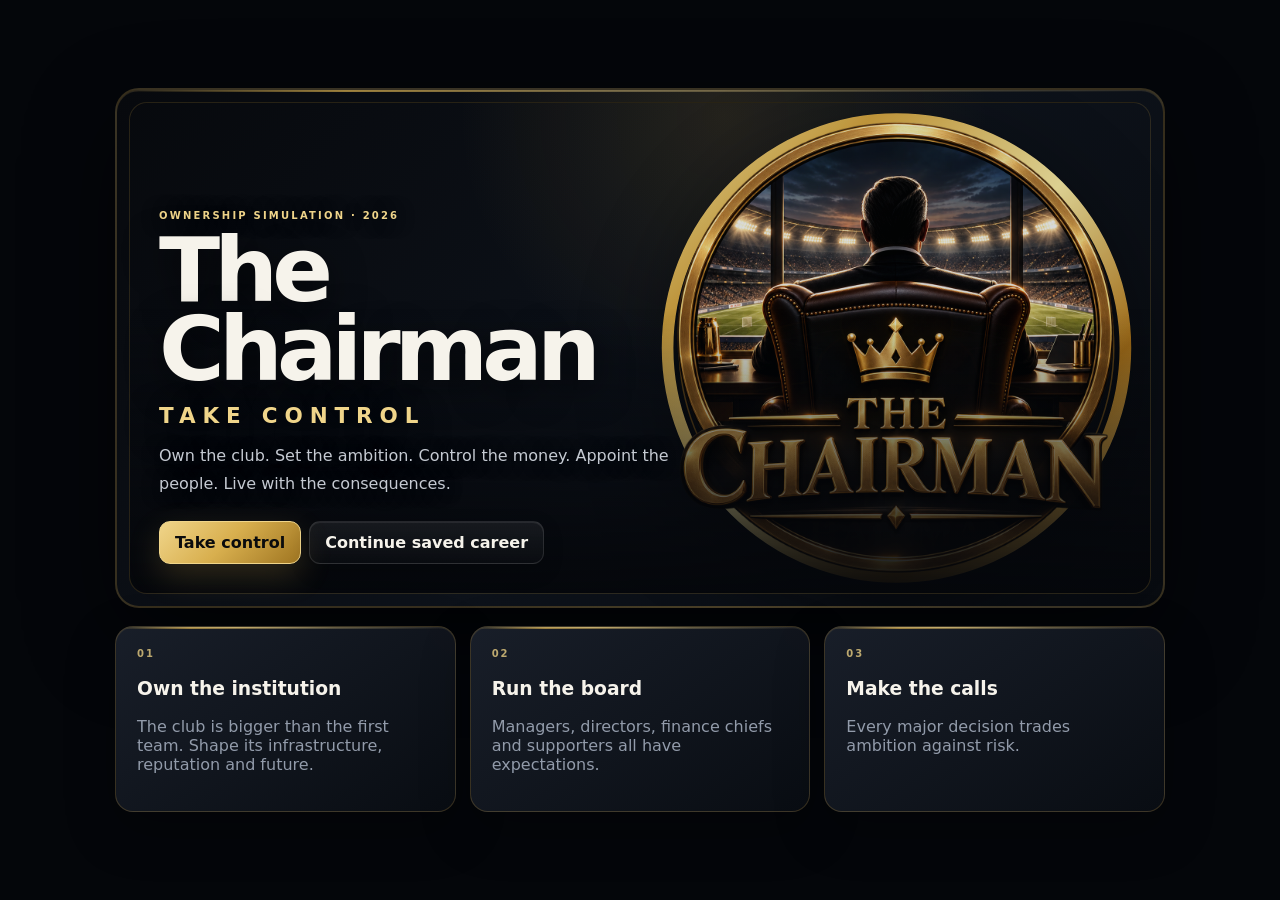
<file: index.html>
<!doctype html>
<html lang="en">
<head>
  <meta charset="utf-8">
  <meta name="viewport" content="width=device-width, initial-scale=1">
  <meta name="theme-color" content="#080b11">
  <meta name="description" content="The Chairman — own the club. Run the club. Live with the consequences.">
  <title>The Chairman</title>
  <link rel="stylesheet" href="css/theme.css?v=7">
  <link rel="stylesheet" href="css/layout.css?v=104">
  <link rel="stylesheet" href="css/components.css?v=107">
  <link rel="stylesheet" href="css/responsive.css?v=104">
  <link rel="stylesheet" href="css/branding.css?v=5">
  <link rel="stylesheet" href="css/staff-controls.css?v=99"></head>
<body>
  <div id="app"></div>
  <script src="js/boot.js?v=109"></script>
  <script src="js/staff-controls-v2.js?v=102"></script>
  <script src="js/squad-table.js?v=100"></script>
  <script type="module" src="js/modal-freeze.js?v=99"></script>
</body>
</html>
</file>
<file: css/theme.css>
:root {
  --bg:#06080c;
  --bg-2:#0a0e14;
  --panel:rgba(15,20,29,.94);
  --panel-2:rgba(21,28,39,.96);
  --panel-3:rgba(255,255,255,.035);
  --line:rgba(255,255,255,.085);
  --line-strong:rgba(216,175,78,.34);
  --line-bright:rgba(240,213,138,.58);
  --text:#f6f3eb;
  --muted:#929baa;
  --gold:#d8af4e;
  --gold-soft:#f0d58a;
  --green:#52c58c;
  --red:#ef7373;
  --blue:#75a8ff;
  --shadow:0 24px 70px rgba(0,0,0,.42);
  --shadow-soft:0 12px 34px rgba(0,0,0,.26);
  --radius:18px;
  --radius-sm:12px;
  --font:Inter,ui-sans-serif,system-ui,-apple-system,BlinkMacSystemFont,"Segoe UI",sans-serif;
}
*{box-sizing:border-box}
html,body{margin:0;min-height:100%;background:var(--bg);color:var(--text);font-family:var(--font)}
body{
  background:
    radial-gradient(circle at 82% -8%,rgba(216,175,78,.095),transparent 28%),
    radial-gradient(circle at 10% 28%,rgba(117,168,255,.035),transparent 25%),
    linear-gradient(180deg,#06080c 0%,#090d13 52%,#05070a 100%);
}
body::before{content:"";position:fixed;inset:0;pointer-events:none;opacity:.22;background-image:linear-gradient(rgba(255,255,255,.018) 1px,transparent 1px),linear-gradient(90deg,rgba(255,255,255,.012) 1px,transparent 1px);background-size:56px 56px;mask-image:linear-gradient(to bottom,black,transparent 80%);z-index:-1}
button,input,select{font:inherit}
button{cursor:pointer}
a{color:inherit;text-decoration:none}
::selection{background:rgba(216,175,78,.25)}
.gold{color:var(--gold-soft)}
.green{color:var(--green)}
.red{color:var(--red)}
.muted{color:var(--muted)}


/* CHAIRMAN SCROLLBAR SYSTEM */
html{
  scrollbar-width:thin;
  scrollbar-color:#9f7521 #080b10;
}
*{
  scrollbar-width:thin;
  scrollbar-color:#9f7521 #080b10;
}
*::-webkit-scrollbar{
  width:10px;
  height:10px;
}
*::-webkit-scrollbar-track{
  background:#080b10;
}
*::-webkit-scrollbar-thumb{
  background:linear-gradient(180deg,#f0d58a 0%,#d8af4e 45%,#8f681d 100%);
  border:2px solid #080b10;
  border-radius:999px;
}
*::-webkit-scrollbar-thumb:hover{
  background:linear-gradient(180deg,#ffe7a7 0%,#e4bd5c 48%,#a97824 100%);
}
*::-webkit-scrollbar-corner{
  background:#080b10;
}

/* MATCHDAY LAYER — ALWAYS ABOVE THE GAME SHELL */
#prematch-gate,
#matchday-fix-overlay{
  position:fixed!important;
  inset:0!important;
  z-index:2147483000!important;
  isolation:isolate;
}
#prematch-gate .prematch-backdrop{
  z-index:1!important;
}
#prematch-gate .prematch-panel{
  position:relative;
  z-index:2!important;
}
#matchday-fix-overlay > div{
  z-index:1!important;
}
body.matchday-open{
  overflow:hidden;
}
</file>
<file: css/layout.css>
.shell{min-height:100vh;display:grid;grid-template-columns:258px 1fr}
.sidebar{position:sticky;top:0;height:100vh;border-right:1px solid var(--line);background:linear-gradient(180deg,rgba(8,11,16,.98),rgba(5,7,11,.98));padding:22px 14px;display:flex;flex-direction:column;z-index:10;box-shadow:12px 0 40px rgba(0,0,0,.12)}
.brand{display:flex;gap:12px;align-items:center;padding:4px 9px 26px;border-bottom:1px solid rgba(255,255,255,.055);margin-bottom:16px}
.brand-mark{width:46px;height:46px}
.brand strong{display:block;letter-spacing:.16em;font-size:12px;text-transform:uppercase}
.brand span{display:block;margin-top:4px;color:var(--muted);font-size:9px;letter-spacing:.13em;text-transform:uppercase}
.nav{display:grid;gap:5px;overflow:auto}
.nav button{position:relative;width:100%;text-align:left;border:1px solid transparent;background:transparent;color:var(--muted);padding:12px 12px;border-radius:12px;display:flex;align-items:center;gap:11px;transition:background .18s ease,color .18s ease,border-color .18s ease,transform .18s ease}
.nav button span:first-child{width:22px;text-align:center;font-size:16px;color:#747d8b}
.nav button:hover{color:var(--text);background:rgba(255,255,255,.035);border-color:rgba(255,255,255,.055);transform:translateX(2px)}
.nav button.active{color:var(--text);background:linear-gradient(90deg,rgba(216,175,78,.13),rgba(216,175,78,.035));border-color:rgba(216,175,78,.18);box-shadow:inset 3px 0 0 var(--gold),0 8px 24px rgba(0,0,0,.14)}
.nav button.active span:first-child{color:var(--gold-soft)}
.sidebar-footer{margin-top:auto;padding:16px 9px 4px;border-top:1px solid rgba(255,255,255,.055);color:var(--muted);font-size:10px;line-height:1.6;letter-spacing:.02em}
.main{min-width:0}
.topbar{min-height:74px;border-bottom:1px solid var(--line);display:flex;align-items:center;justify-content:space-between;padding:0 32px;background:rgba(7,9,13,.78);backdrop-filter:blur(20px);position:sticky;top:0;z-index:8;box-shadow:0 8px 28px rgba(0,0,0,.12)}
.topbar-title{font-size:11px;font-weight:800;letter-spacing:.18em;text-transform:uppercase;color:#aeb5c0}
.topbar-title::before{content:"";display:inline-block;width:6px;height:6px;border-radius:50%;background:var(--gold);box-shadow:0 0 12px rgba(216,175,78,.55);margin:0 9px 1px 0}
.topbar .actions{align-items:center}
.content{max-width:1540px;margin:0 auto;padding:34px 34px 56px}
.grid{display:grid;gap:18px}
.grid-2{grid-template-columns:repeat(2,minmax(0,1fr))}
.grid-3{grid-template-columns:repeat(3,minmax(0,1fr))}
.grid-4{grid-template-columns:repeat(4,minmax(0,1fr))}
.page-head{display:flex;justify-content:space-between;gap:24px;align-items:flex-end;margin-bottom:22px}
.page-head h1{margin:0;font-size:clamp(28px,3vw,44px);letter-spacing:-.045em;line-height:1.02}
.page-head p{margin:7px 0 0;color:var(--muted);line-height:1.55;max-width:700px}
@media(max-width:1100px){.shell{grid-template-columns:82px 1fr}.brand div:not(.brand-mark),.nav button span:last-child,.sidebar-footer{display:none}.brand{justify-content:center;padding-bottom:20px}.nav button{justify-content:center}.content{padding:28px}}

/* Full-game executive framing */
.main{background:linear-gradient(90deg,rgba(216,175,78,.02),transparent 16%,transparent 84%,rgba(216,175,78,.02)),radial-gradient(circle at 50% 0,rgba(216,175,78,.06),transparent 34%)}
.topbar{border-bottom-color:rgba(216,175,78,.24);background:linear-gradient(180deg,rgba(9,12,18,.96),rgba(7,9,13,.84))}
.topbar::after{content:"";position:absolute;left:0;right:0;bottom:-1px;height:1px;background:linear-gradient(90deg,transparent 3%,rgba(216,175,78,.48),transparent 97%);opacity:.7}
.topbar .btn-primary{min-width:150px;text-transform:uppercase;letter-spacing:.08em;font-size:10px}
.sidebar{border-right-color:rgba(216,175,78,.22);background:radial-gradient(circle at 50% 0,rgba(216,175,78,.12),transparent 24%),linear-gradient(180deg,#090c12,#05070b 75%)}
.brand{border-bottom-color:rgba(216,175,78,.22);position:relative}.brand::after{content:"";position:absolute;left:9px;right:9px;bottom:-1px;height:2px;background:linear-gradient(90deg,var(--gold),transparent);opacity:.7}
.nav{padding-top:4px}.nav button{min-height:46px;border-radius:10px}.nav button span:first-child{transition:transform .2s ease,color .2s ease,filter .2s ease}.nav button:hover span:first-child{transform:scale(1.12);color:var(--gold-soft)}
.nav button.active{background:linear-gradient(90deg,rgba(216,175,78,.2),rgba(216,175,78,.045)),linear-gradient(180deg,rgba(255,255,255,.025),transparent);border-color:rgba(216,175,78,.3);box-shadow:inset 3px 0 0 var(--gold),0 10px 30px rgba(0,0,0,.28),inset 0 1px 0 rgba(240,213,138,.12)}
.sidebar-footer{border-top-color:rgba(216,175,78,.2)}
@media(prefers-reduced-motion:reduce){.nav button span:first-child{transition:none}}

/* MAJOR FOOTBALL UI OVERHAUL */
.sidebar{width:auto;isolation:isolate}.sidebar::before{content:"";position:absolute;inset:0;background:linear-gradient(180deg,rgba(216,175,78,.08),transparent 24%,rgba(216,175,78,.025) 72%,transparent);pointer-events:none;z-index:-1}
.nav button{overflow:hidden;min-height:52px;border:1px solid rgba(255,255,255,.045);background:linear-gradient(90deg,rgba(255,255,255,.018),transparent);box-shadow:inset 0 1px 0 rgba(255,255,255,.025)}
.nav button::before{content:"";position:absolute;left:-110%;top:0;width:80%;height:100%;background:linear-gradient(90deg,transparent,rgba(240,213,138,.18),transparent);transform:skewX(-20deg);transition:left .42s ease;pointer-events:none}
.nav button:hover::before,.nav button:focus-visible::before{left:130%}.nav button:active{transform:scale(.96) translateX(3px);box-shadow:inset 0 0 24px rgba(216,175,78,.14)}
.nav button span:first-child{width:34px;height:34px;display:grid;place-items:center;border:1px solid rgba(216,175,78,.12);border-radius:10px;background:rgba(216,175,78,.035);color:#8f7848;box-shadow:inset 0 0 14px rgba(216,175,78,.03)}
.nav button:hover span:first-child,.nav button.active span:first-child{border-color:rgba(240,213,138,.55);background:linear-gradient(145deg,rgba(216,175,78,.22),rgba(216,175,78,.05));color:var(--gold-soft);box-shadow:0 0 20px rgba(216,175,78,.14),inset 0 0 14px rgba(216,175,78,.1)}
.nav button.active{transform:translateX(5px);border-color:rgba(216,175,78,.4);box-shadow:inset 4px 0 0 var(--gold),0 0 28px rgba(216,175,78,.1),inset 0 1px 0 rgba(240,213,138,.12)}
.nav button.active::before{left:130%;animation:navSweep 2.8s ease-in-out infinite}@keyframes navSweep{0%,55%{left:-110%}75%,100%{left:130%}}
.topbar .btn-primary{position:relative}.topbar .btn-primary::before{content:"";position:absolute;inset:-1px;border-radius:inherit;border:1px solid rgba(255,255,255,.25);animation:actionPulse 2.4s ease-in-out infinite}@keyframes actionPulse{0%,100%{opacity:.15;transform:scale(1)}50%{opacity:.7;transform:scale(1.035)}}
.content{transition:opacity .2s ease,transform .2s ease}.page-head h1{font-size:clamp(34px,4vw,58px)}
@media(max-width:1100px){.nav button.active{transform:none}}


/* CHAIRMAN EXECUTIVE SHELL — GAMEWIDE */
body{background:#04060a}
.sidebar{box-shadow:18px 0 55px rgba(0,0,0,.30),inset -1px 0 0 rgba(240,213,138,.04)}
.brand-mark{filter:drop-shadow(0 0 18px rgba(216,175,78,.12))}
.topbar{min-height:82px;padding:0 34px}
.topbar-title{font-size:12px;color:#d3d7dd}
.content{padding:40px 38px 70px}
.main{position:relative}
.main::before{
  content:"";position:fixed;inset:82px 0 0 258px;pointer-events:none;
  background:radial-gradient(circle at 78% 10%,rgba(216,175,78,.07),transparent 24%),linear-gradient(120deg,transparent 0 48%,rgba(255,255,255,.012) 49%,transparent 50%);
  z-index:0;
}
.content,.topbar{position:relative;z-index:1}
.nav{scrollbar-width:none}.nav::-webkit-scrollbar{display:none}
@media(max-width:1100px){.main::before{left:82px}.content{padding:30px 26px 58px}}
@media(max-width:560px){.topbar{min-height:68px;padding:0 14px}.topbar-title{max-width:48%;overflow:hidden;text-overflow:ellipsis;white-space:nowrap}.content{padding:22px 14px 44px}}


/* STADIUM MASTER BACKDROP — FIXED BEHIND THE UI */
.main{isolation:isolate}
.main:has(.facilities-page)::after{
  content:"";
  position:fixed;
  top:0;
  right:0;
  bottom:0;
  left:258px;
  pointer-events:none;
  z-index:-1;
  background:
    linear-gradient(90deg,rgba(3,5,8,.86) 0%,rgba(3,5,8,.48) 28%,rgba(3,5,8,.24) 68%,rgba(3,5,8,.42) 100%),
    linear-gradient(180deg,rgba(3,5,8,.18) 0%,rgba(3,5,8,.28) 58%,rgba(3,5,8,.68) 100%),
    url("../assets/stadium/crown-arena-background.png") center center / cover no-repeat;
  filter:saturate(.88) contrast(1.04);
  transform:translateZ(0);
}
.main:has(.facilities-page) .content{
  background:linear-gradient(180deg,rgba(4,6,10,.08),rgba(4,6,10,.16));
}
.main:has(.facilities-page) .stadium-page-head,
.main:has(.facilities-page) .stadium-command,
.main:has(.facilities-page) .stadium-lower-grid,
.main:has(.facilities-page) .stadium-concessions{
  position:relative;
  z-index:2;
}
@media(max-width:1100px){
  .main:has(.facilities-page)::after{left:82px}
}
@media(max-width:560px){
  .main:has(.facilities-page)::after{left:0}
}




/* PAGE-SPECIFIC VISUAL ENVIRONMENTS */
.main{position:relative;isolation:isolate;overflow:hidden}
.main::after{content:"";position:fixed;top:0;right:0;bottom:0;left:258px;pointer-events:none;z-index:-1;background-position:center;background-size:cover;background-repeat:no-repeat;filter:saturate(.9) contrast(1.04);transform:translateZ(0);opacity:.9}
.main::before{z-index:0}
.main-hq::after{background-image:linear-gradient(90deg,rgba(3,5,8,.88) 0%,rgba(3,5,8,.5) 32%,rgba(3,5,8,.28) 72%,rgba(3,5,8,.48) 100%),linear-gradient(180deg,rgba(3,5,8,.2),rgba(3,5,8,.62)),url("../assets/backgrounds/chairman-hq/chairman-hq-background.png")}
.main-club::after{background-image:linear-gradient(90deg,rgba(3,5,8,.88) 0%,rgba(3,5,8,.5) 32%,rgba(3,5,8,.28) 72%,rgba(3,5,8,.48) 100%),linear-gradient(180deg,rgba(3,5,8,.2),rgba(3,5,8,.62)),url("../assets/backgrounds/club-charter/club-background.png")}
.main-board::after{background-image:linear-gradient(90deg,rgba(3,5,8,.88) 0%,rgba(3,5,8,.48) 32%,rgba(3,5,8,.24) 72%,rgba(3,5,8,.48) 100%),linear-gradient(180deg,rgba(3,5,8,.18),rgba(3,5,8,.62)),url("../assets/backgrounds/boardroom/boardroom-background.png")}
.main-finance::after{background-image:linear-gradient(90deg,rgba(3,5,8,.88) 0%,rgba(3,5,8,.5) 32%,rgba(3,5,8,.26) 72%,rgba(3,5,8,.48) 100%),linear-gradient(180deg,rgba(3,5,8,.2),rgba(3,5,8,.62)),url("../assets/backgrounds/finances/finances-background.png")}
.main-transfers::after{background-image:linear-gradient(90deg,rgba(3,5,8,.88) 0%,rgba(3,5,8,.5) 32%,rgba(3,5,8,.26) 72%,rgba(3,5,8,.48) 100%),linear-gradient(180deg,rgba(3,5,8,.2),rgba(3,5,8,.62)),url("../assets/backgrounds/transfers/transfers-background.png")}
.main-squad::after{background-image:linear-gradient(90deg,rgba(3,5,8,.88) 0%,rgba(3,5,8,.5) 32%,rgba(3,5,8,.26) 72%,rgba(3,5,8,.48) 100%),linear-gradient(180deg,rgba(3,5,8,.2),rgba(3,5,8,.62)),url("../assets/backgrounds/squad/squad-background.png")}
.main-facilities::after{background-image:linear-gradient(90deg,rgba(3,5,8,.86) 0%,rgba(3,5,8,.48) 28%,rgba(3,5,8,.24) 68%,rgba(3,5,8,.42) 100%),linear-gradient(180deg,rgba(3,5,8,.18),rgba(3,5,8,.68)),url("../assets/stadium/crown-arena-background.png")}
.main-staff::after{background-image:linear-gradient(90deg,rgba(3,5,8,.88) 0%,rgba(3,5,8,.5) 32%,rgba(3,5,8,.26) 72%,rgba(3,5,8,.48) 100%),linear-gradient(180deg,rgba(3,5,8,.2),rgba(3,5,8,.62)),url("../assets/backgrounds/staff/staff-background.png")}
.main-inbox::after{background-image:linear-gradient(90deg,rgba(3,5,8,.88) 0%,rgba(3,5,8,.5) 32%,rgba(3,5,8,.26) 72%,rgba(3,5,8,.48) 100%),linear-gradient(180deg,rgba(3,5,8,.2),rgba(3,5,8,.62)),url("../assets/backgrounds/inbox/inbox-background.png")}
.main-hq .content,.main-club .content,.main-board .content,.main-finance .content,.main-transfers .content,.main-squad .content,.main-facilities .content,.main-staff .content,.main-inbox .content{background:linear-gradient(180deg,rgba(4,6,10,.04),rgba(4,6,10,.14))}
@media(max-width:1100px){.main::after{left:82px}}
@media(max-width:560px){.main::after{left:0}}

/* FACILITIES FOUNDATION */
.facilities-page{position:relative;z-index:2}
.facilities-page-head{position:relative;z-index:2}
.facilities-hero{display:grid;grid-template-columns:minmax(0,1.35fr) minmax(320px,.65fr);gap:24px;align-items:stretch;margin-bottom:20px;padding:30px;border:1px solid rgba(216,175,78,.28);border-radius:20px;background:linear-gradient(135deg,rgba(12,16,23,.92),rgba(5,8,13,.78)),radial-gradient(circle at 90% 0,rgba(216,175,78,.16),transparent 38%);box-shadow:0 24px 70px rgba(0,0,0,.42),inset 0 1px 0 rgba(240,213,138,.1)}
.facilities-hero h2{margin:7px 0 8px;font-size:clamp(28px,4vw,46px);letter-spacing:-.045em;max-width:760px}
.facilities-hero p{margin:0;color:#aeb5c0;line-height:1.65;max-width:760px}
.facilities-hero-stats{display:grid;grid-template-columns:repeat(3,1fr);gap:10px;align-self:stretch}
.facilities-hero-stats>div{display:flex;flex-direction:column;justify-content:center;padding:16px;border:1px solid rgba(216,175,78,.16);border-radius:14px;background:rgba(216,175,78,.045);text-align:center}
.facilities-hero-stats span,.facilities-hero-stats small{color:#8f98a6;font-size:9px;text-transform:uppercase;letter-spacing:.12em}.facilities-hero-stats strong{margin:8px 0;font-size:25px;color:#fff}
.facilities-grid{display:grid;grid-template-columns:repeat(4,minmax(0,1fr));gap:18px}
.facility-card{display:flex;min-height:270px;flex-direction:column;text-align:left;color:inherit;cursor:pointer;padding:22px!important;transition:transform .22s ease,border-color .22s ease,box-shadow .22s ease}
.facility-card:hover{transform:translateY(-7px);border-color:rgba(240,213,138,.5)!important;box-shadow:0 28px 65px rgba(0,0,0,.48),0 0 36px rgba(216,175,78,.1)}
.facility-card-top{display:flex;justify-content:space-between;align-items:center;margin-bottom:30px}.facility-icon{width:54px;height:54px;display:grid;place-items:center;border:1px solid rgba(216,175,78,.3);border-radius:15px;background:linear-gradient(145deg,rgba(216,175,78,.16),rgba(216,175,78,.035));color:var(--gold-soft);font-size:22px;box-shadow:inset 0 1px 0 rgba(255,255,255,.08)}
.facility-card h2{margin:7px 0 8px;font-size:21px}.facility-card p{margin:0;color:#8f98a6;font-size:11px;line-height:1.6;min-height:54px}.facility-card-meta{display:flex;flex-direction:column;gap:5px;margin-top:auto;padding-top:18px;border-top:1px solid rgba(216,175,78,.14)}.facility-card-meta strong{color:#fff;font-size:14px}.facility-card-meta span{color:#8f98a6;font-size:9px;text-transform:uppercase;letter-spacing:.1em}
.facilities-note{margin-top:18px}
@media(max-width:1100px){.facilities-grid{grid-template-columns:repeat(2,minmax(0,1fr))}.facilities-hero{grid-template-columns:1fr}.facilities-hero-stats{min-height:120px}}
@media(max-width:560px){.facilities-grid{grid-template-columns:1fr}.facilities-hero{padding:20px}.facilities-hero-stats{grid-template-columns:1fr}.facility-card{min-height:240px}}


/* FACILITIES MANAGEMENT */
.facility-effect{display:flex;justify-content:space-between;align-items:center;margin-top:12px;padding-top:10px;border-top:1px solid rgba(216,175,78,.12);font-size:9px;color:#87909c;text-transform:uppercase;letter-spacing:.08em}
.facility-effect b{color:var(--gold-soft);font-size:12px}
.facility-management-head{display:grid;grid-template-columns:repeat(3,1fr);gap:10px}
.facility-management-head>div{padding:14px;border:1px solid rgba(216,175,78,.16);border-radius:12px;background:rgba(216,175,78,.035)}
.facility-management-head strong{display:block;margin-top:6px;font-size:20px;color:#fff}
.facility-management-actions{display:grid;grid-template-columns:1fr 1fr;gap:12px;margin-top:14px}
.facility-management-actions h3{margin:7px 0 4px;color:#fff}
.facility-management-actions .btn{width:100%;margin-top:10px}
@media(max-width:600px){.facility-management-head,.facility-management-actions{grid-template-columns:1fr}}

.stadium-catalogue-card{display:flex;flex-direction:column;overflow:hidden;border:1px solid var(--line);background:linear-gradient(145deg,rgba(20,25,34,.96),rgba(9,12,17,.96));border-radius:14px}
.stadium-catalogue-card.is-owned{border-color:rgba(214,170,66,.75);box-shadow:0 0 0 1px rgba(214,170,66,.18)}
.stadium-art-placeholder{min-height:170px;display:flex;flex-direction:column;justify-content:flex-end;padding:18px;background:linear-gradient(180deg,rgba(0,0,0,.04),rgba(0,0,0,.78)),radial-gradient(circle at 50% 30%,rgba(214,170,66,.18),transparent 48%),#111721}
.stadium-art-placeholder span{font-size:10px;letter-spacing:.16em;color:var(--gold)}
.stadium-art-placeholder strong{font-size:24px;margin-top:5px}
.stadium-art-placeholder small{color:var(--muted);margin-top:4px}
.stadium-catalogue-body{padding:16px}
.stadium-catalogue-top{display:flex;justify-content:space-between;gap:8px;flex-wrap:wrap}
.stadium-catalogue-body h3{font-size:21px;margin:12px 0 5px}
.stadium-catalogue-body p{min-height:44px}
.stadium-catalogue-stats{display:grid;grid-template-columns:1fr 1fr;gap:8px;margin-top:12px}
.stadium-catalogue-stats span{padding:9px;border:1px solid var(--line);border-radius:8px;color:var(--muted);font-size:11px}
.stadium-catalogue-stats b{display:block;color:var(--text);font-size:12px;margin-top:3px}
.stadium-tier-section{margin-top:24px}
.stadium-catalogue-grid{display:grid;grid-template-columns:repeat(3,minmax(0,1fr));gap:14px;margin-top:12px}
@media(max-width:1050px){.stadium-catalogue-grid{grid-template-columns:repeat(2,minmax(0,1fr))}}
@media(max-width:680px){.stadium-catalogue-grid{grid-template-columns:1fr}}

.starter-stadium-grid{display:grid;grid-template-columns:repeat(3,minmax(0,1fr));gap:10px;margin-top:12px}
.starter-stadium-option{min-height:120px;text-align:left;padding:16px;border:1px solid rgba(255,255,255,.08);border-radius:12px;background:rgba(255,255,255,.025);color:inherit;cursor:pointer;display:flex;justify-content:space-between;align-items:flex-end;transition:.18s ease}
.starter-stadium-option:hover,.starter-stadium-option.selected{border-color:rgba(216,175,78,.65);background:rgba(216,175,78,.08);transform:translateY(-2px)}
.starter-stadium-option h3{margin:8px 0 3px;font-size:17px}.starter-stadium-option p{margin:0;color:var(--muted);font-size:10px}
.starter-check{width:28px;height:28px;border:1px solid rgba(216,175,78,.2);border-radius:50%;display:grid;place-items:center;color:transparent}
.starter-stadium-option.selected .starter-check{color:var(--gold-soft);border-color:var(--gold-soft);background:rgba(216,175,78,.14)}
.setup-facility select{margin:10px 0;width:100%}
@media(max-width:800px){.starter-stadium-grid{grid-template-columns:1fr 1fr}}
@media(max-width:560px){.starter-stadium-grid{grid-template-columns:1fr}}
</file>
<file: css/components.css>
.card{position:relative;background:linear-gradient(145deg,var(--panel-2),var(--panel));border:1px solid var(--line);border-radius:var(--radius);box-shadow:var(--shadow-soft);overflow:hidden;transition:border-color .2s ease,transform .2s ease,box-shadow .2s ease}
.card::before{content:"";position:absolute;inset:0 0 auto;height:1px;background:linear-gradient(90deg,transparent,rgba(255,255,255,.09),transparent);pointer-events:none}
.card:hover{border-color:rgba(216,175,78,.18);box-shadow:var(--shadow)}
.card-pad{padding:21px}
.eyebrow{color:var(--gold-soft);font-size:10px;font-weight:850;letter-spacing:.2em;text-transform:uppercase}
.hero{min-height:430px;border-radius:24px;overflow:hidden;position:relative;background:radial-gradient(circle at 72% 18%,rgba(216,175,78,.18),transparent 25%),radial-gradient(circle at 92% 80%,rgba(117,168,255,.09),transparent 28%),linear-gradient(120deg,#070a0f,#111823 58%,#080c12);border:1px solid var(--line-strong);box-shadow:0 28px 80px rgba(0,0,0,.45);display:flex;align-items:flex-end}
.hero::before{content:"";position:absolute;inset:0;background:linear-gradient(90deg,rgba(5,7,11,.98) 0%,rgba(5,7,11,.72) 45%,rgba(5,7,11,.18) 100%);pointer-events:none}
.hero::after{content:"";position:absolute;inset:0;background:linear-gradient(0deg,rgba(5,7,11,.96),transparent 58%);pointer-events:none}
.hero-content{position:relative;z-index:2;padding:38px;max-width:760px}
.hero h1{font-size:clamp(46px,6vw,80px);line-height:.88;margin:10px 0 16px;letter-spacing:-.065em}
.hero p{color:#c0c6d0;max-width:590px;line-height:1.65;margin:0 0 24px}
.stat{padding:19px;min-height:108px;background:linear-gradient(145deg,rgba(24,31,43,.98),rgba(13,18,26,.98))}
.stat:hover{transform:translateY(-2px)}
.stat-label{color:var(--muted);text-transform:uppercase;letter-spacing:.14em;font-size:9px;font-weight:850}
.stat-value{font-size:27px;font-weight:850;margin-top:8px;letter-spacing:-.035em}
.stat-note{color:var(--muted);font-size:11px;margin-top:6px;line-height:1.35}
.btn{border:1px solid rgba(255,255,255,.11);border-radius:11px;padding:11px 15px;background:linear-gradient(180deg,rgba(255,255,255,.065),rgba(255,255,255,.025));color:var(--text);font-weight:750;transition:transform .16s ease,border-color .16s ease,background .16s ease,box-shadow .16s ease}
.btn:hover{border-color:rgba(216,175,78,.48);transform:translateY(-2px);background:rgba(216,175,78,.07);box-shadow:0 8px 24px rgba(0,0,0,.2)}
.btn-primary{background:linear-gradient(135deg,#f0cf79,#b98d35);color:#15100a;border-color:rgba(240,213,138,.65);box-shadow:0 10px 28px rgba(216,175,78,.18)}
.btn-primary:hover{background:linear-gradient(135deg,#f5d98d,#c99d43);box-shadow:0 12px 32px rgba(216,175,78,.24)}
.btn-ghost{background:transparent}
.btn:disabled{opacity:.45;cursor:not-allowed;transform:none}
.actions{display:flex;gap:8px;flex-wrap:wrap}
.section-title{display:flex;justify-content:space-between;align-items:center;gap:12px;margin-bottom:14px}
.section-title h2{font-size:13px;text-transform:uppercase;letter-spacing:.15em;margin:0}
.section-title span{color:var(--muted);font-size:10px}
.list{display:grid;gap:8px}
.list-row{display:flex;align-items:center;justify-content:space-between;gap:12px;padding:13px 14px;border:1px solid rgba(255,255,255,.065);border-radius:12px;background:linear-gradient(90deg,rgba(255,255,255,.035),rgba(255,255,255,.018));transition:border-color .18s ease,background .18s ease,transform .18s ease}
.list-row:hover{border-color:rgba(216,175,78,.2);background:rgba(216,175,78,.035);transform:translateX(2px)}
.list-row strong{font-size:13px}
.list-row small{color:var(--muted);display:block;margin-top:3px;line-height:1.4}
.pill{display:inline-flex;align-items:center;gap:6px;border:1px solid rgba(255,255,255,.09);border-radius:999px;padding:5px 9px;color:#aeb5c0;background:rgba(255,255,255,.025);font-size:9px;text-transform:uppercase;letter-spacing:.1em;white-space:nowrap}
.experience{min-height:150px;padding:20px;position:relative;overflow:hidden}
.experience:hover{transform:translateY(-3px);border-color:rgba(216,175,78,.3)!important}
.experience::after{content:"";position:absolute;width:150px;height:150px;border-radius:50%;right:-52px;top:-58px;background:radial-gradient(circle,rgba(216,175,78,.17),transparent 65%);pointer-events:none}
.experience h3{margin:28px 0 6px;font-size:18px}
.experience p{color:var(--muted);font-size:12px;line-height:1.5;margin:0;max-width:240px}
.table{width:100%;border-collapse:collapse}
.table th,.table td{text-align:left;padding:12px 10px;border-bottom:1px solid var(--line);font-size:12px}
.table th{color:var(--muted);font-size:9px;text-transform:uppercase;letter-spacing:.12em}
.table td:last-child,.table th:last-child{text-align:right}
.modal-backdrop{position:fixed;inset:0;background:rgba(0,0,0,.74);backdrop-filter:blur(10px);display:grid;place-items:center;z-index:50;padding:20px}
.modal{width:min(680px,100%);max-height:90vh;overflow:auto;background:#0c1118;border:1px solid var(--line-strong);border-radius:20px;box-shadow:0 40px 100px rgba(0,0,0,.55)}
.modal-head{display:flex;justify-content:space-between;align-items:center;gap:12px;padding:20px;border-bottom:1px solid var(--line)}
.modal-body{padding:20px}
.club-grid{display:grid;grid-template-columns:repeat(4,minmax(0,1fr));gap:12px}
.club-card{padding:16px;border:1px solid var(--line);border-radius:14px;background:rgba(255,255,255,.025);transition:.2s ease}
.club-card:hover{border-color:var(--line-strong);transform:translateY(-2px)}
.club-card h3{margin:10px 0 3px;font-size:15px}.club-card p{margin:0;color:var(--muted);font-size:11px}
.logo{width:44px;height:44px;display:grid;place-items:center;border:1px solid var(--line-strong);border-radius:12px;background:linear-gradient(145deg,rgba(216,175,78,.14),rgba(255,255,255,.025));color:var(--gold-soft);font-weight:900;box-shadow:inset 0 0 20px rgba(216,175,78,.035)}
.progress{height:7px;border-radius:99px;background:#171d27;overflow:hidden;box-shadow:inset 0 1px 3px rgba(0,0,0,.45)}
.progress>i{display:block;height:100%;background:linear-gradient(90deg,#a97928,#f0d58a);border-radius:inherit;box-shadow:0 0 12px rgba(216,175,78,.28)}
.notice{padding:14px 16px;border:1px solid rgba(216,175,78,.16);border-left:2px solid var(--gold);background:linear-gradient(90deg,rgba(216,175,78,.075),rgba(216,175,78,.025));border-radius:10px;color:#d6d9df;font-size:12px;line-height:1.5}
.empty{padding:28px;text-align:center;color:var(--muted)}
.kpi-strip{display:grid;grid-template-columns:repeat(4,minmax(0,1fr));gap:12px}
.kpi{padding:14px 16px;border:1px solid rgba(255,255,255,.065);border-radius:14px;background:rgba(255,255,255,.025)}
.kpi-label{color:var(--muted);font-size:9px;text-transform:uppercase;letter-spacing:.12em}
.kpi-value{margin-top:5px;font-size:18px;font-weight:800}
.hero-mark{position:absolute;right:7%;top:14%;width:180px;height:180px;border:1px solid rgba(216,175,78,.18);border-radius:50%;box-shadow:0 0 0 22px rgba(216,175,78,.025),0 0 0 44px rgba(216,175,78,.015)}
.hero-mark::after{content:"TC";position:absolute;inset:0;display:grid;place-items:center;color:rgba(240,213,138,.35);font-size:44px;font-weight:900;letter-spacing:.08em}
#modal{position:fixed;inset:0;display:none;place-items:center;padding:20px;background:rgba(0,0,0,.74);backdrop-filter:blur(10px);z-index:1000;overflow:auto}
#modal.open{display:grid}
#modal .modal-panel{width:min(680px,100%);max-height:90vh;overflow:auto;background:#0c1118;border:1px solid var(--line-strong);border-radius:20px;box-shadow:0 40px 100px rgba(0,0,0,.55)}
@media(max-width:560px){#modal{padding:10px}#modal .modal-panel{max-height:94vh;border-radius:16px}}

/* Executive club selection */
#modal .club-picker{width:min(1120px,100%);max-height:92vh;display:flex;flex-direction:column;background:linear-gradient(145deg,#0d121a,#080b10);border:1px solid rgba(216,175,78,.34);border-radius:22px;box-shadow:0 40px 120px rgba(0,0,0,.68),0 0 60px rgba(216,175,78,.05);overflow:hidden}
.club-picker-head{padding:24px 26px;background:linear-gradient(90deg,rgba(216,175,78,.08),transparent 55%);flex:0 0 auto}
.club-picker-body{padding:22px 26px 28px;overflow-y:auto;scrollbar-width:none}
.club-picker-body::-webkit-scrollbar{display:none}
.league-group{padding:0 0 26px;margin:0 0 24px;border-bottom:1px solid rgba(255,255,255,.07)}
.league-group:last-child{border-bottom:0;margin-bottom:0}
.league-heading{display:flex;justify-content:space-between;align-items:center;gap:16px;padding:12px 4px 16px;border-bottom:1px solid rgba(216,175,78,.16);margin-bottom:14px}
.league-heading>div{display:flex;align-items:center;gap:12px}
.league-number{width:32px;height:32px;display:grid;place-items:center;border:1px solid rgba(216,175,78,.34);border-radius:9px;background:rgba(216,175,78,.07);color:var(--gold-soft);font-size:10px;font-weight:900;letter-spacing:.08em}
.league-heading h3{margin:3px 0 0;font-size:19px;letter-spacing:-.02em}
.league-country{padding:6px 10px;border:1px solid rgba(255,255,255,.08);border-radius:999px;color:var(--muted);font-size:9px;text-transform:uppercase;letter-spacing:.12em}
.club-grid{display:grid;grid-template-columns:repeat(4,minmax(0,1fr));gap:12px}
.club-card{position:relative;text-align:left;color:inherit;min-height:176px;padding:16px;border:1px solid rgba(255,255,255,.08);border-radius:16px;background:linear-gradient(145deg,rgba(25,32,44,.96),rgba(12,16,23,.98));box-shadow:0 10px 24px rgba(0,0,0,.18);transition:transform .18s ease,border-color .18s ease,box-shadow .18s ease,background .18s ease}
.club-card::before{content:"";position:absolute;left:0;right:0;top:0;height:2px;background:linear-gradient(90deg,transparent,var(--gold),transparent);opacity:0;transition:opacity .18s ease}
.club-card:hover{transform:translateY(-5px);border-color:rgba(216,175,78,.55);background:linear-gradient(145deg,rgba(36,43,56,.98),rgba(14,19,27,.98));box-shadow:0 18px 38px rgba(0,0,0,.36),0 0 24px rgba(216,175,78,.08)}
.club-card:hover::before{opacity:1}
.club-card:focus-visible{outline:2px solid var(--gold-soft);outline-offset:3px}
.club-card-top{display:flex;justify-content:space-between;align-items:flex-start;gap:8px}
.club-card .logo{width:52px;height:52px;border-radius:14px;font-size:14px;transition:transform .18s ease,box-shadow .18s ease}
.club-card:hover .logo{transform:scale(1.06);box-shadow:0 0 24px rgba(216,175,78,.14)}
.club-select{opacity:.48;font-size:8px;font-weight:900;letter-spacing:.12em;color:var(--gold-soft);transition:opacity .18s ease,transform .18s ease}
.club-select b{font-size:13px;margin-left:3px}
.club-card:hover .club-select{opacity:1;transform:translateX(2px)}
.club-card h3{margin:15px 0 5px;font-size:16px;line-height:1.15}
.club-card p{margin:0;color:var(--muted);font-size:10px}
.club-card-meta{display:flex;gap:7px;margin-top:14px}
.club-card-meta span{flex:1;padding:7px 8px;border:1px solid rgba(255,255,255,.06);border-radius:8px;background:rgba(255,255,255,.025);color:var(--muted);font-size:8px;text-transform:uppercase;letter-spacing:.08em}
.club-card-meta b{display:block;margin-top:3px;color:#d9dde4;font-size:10px;text-transform:none;letter-spacing:0}
@media(max-width:900px){.club-grid{grid-template-columns:repeat(2,minmax(0,1fr))}}
@media(max-width:560px){#modal .club-picker{max-height:94vh;border-radius:18px}.club-picker-head{padding:18px}.club-picker-body{padding:16px}.league-heading{align-items:flex-start}.league-heading h3{font-size:16px}.club-grid{grid-template-columns:1fr 1fr;gap:9px}.club-card{min-height:160px;padding:12px}.club-card .logo{width:44px;height:44px}.club-card h3{font-size:14px}.club-card-meta{display:none}.league-country{font-size:8px;padding:5px 8px}}
/* Sidebar motion and depth */
.sidebar::after{content:"";position:absolute;top:0;right:-1px;width:1px;height:100%;background:linear-gradient(180deg,transparent,var(--gold),transparent);opacity:.28;animation:sidebarGlow 5s ease-in-out infinite}
@keyframes sidebarGlow{0%,100%{opacity:.18;transform:scaleY(.72)}50%{opacity:.55;transform:scaleY(1)}}
.nav button::after{content:"";position:absolute;left:10px;right:10px;bottom:3px;height:1px;background:linear-gradient(90deg,transparent,rgba(216,175,78,.42),transparent);transform:scaleX(0);transition:transform .22s ease}
.nav button:hover::after,.nav button.active::after{transform:scaleX(1)}
.nav button.active span:first-child{filter:drop-shadow(0 0 7px rgba(216,175,78,.42))}
@media(max-width:560px){.sidebar::after{top:-1px;right:0;left:0;width:100%;height:1px;background:linear-gradient(90deg,transparent,var(--gold),transparent);animation:mobileBarGlow 4s ease-in-out infinite}@keyframes mobileBarGlow{0%,100%{opacity:.2}50%{opacity:.75}}}

/* CHAIRMAN FULL VISUAL OVERHAUL — visual layer only */
.card,.experience,.stat,.kpi,.list-row,.notice,.table-wrap{position:relative;border-color:rgba(216,175,78,.18)}
.card::after,.experience::after,.stat::after,.kpi::after{content:"";position:absolute;top:0;left:18px;right:18px;height:1px;background:linear-gradient(90deg,transparent,rgba(240,213,138,.72),rgba(216,175,78,.12),transparent);opacity:.8;pointer-events:none}
.card::before{height:3px;background:linear-gradient(90deg,transparent,rgba(216,175,78,.82),rgba(240,213,138,.3),transparent)}
.card:hover{transform:translateY(-3px);border-color:rgba(216,175,78,.42);box-shadow:0 22px 60px rgba(0,0,0,.48),0 0 34px rgba(216,175,78,.08)}
.content{animation:chairmanPageIn .42s ease both}@keyframes chairmanPageIn{from{opacity:0;transform:translateY(8px)}to{opacity:1;transform:none}}
.page-head{position:relative;padding-bottom:18px;border-bottom:1px solid rgba(216,175,78,.2)}
.page-head::before{content:"";position:absolute;left:0;bottom:-1px;width:150px;height:2px;background:linear-gradient(90deg,var(--gold),transparent);box-shadow:0 0 16px rgba(216,175,78,.3)}
.section-title{padding:11px 13px;margin-bottom:12px;border:1px solid rgba(216,175,78,.16);border-radius:10px;background:linear-gradient(90deg,rgba(216,175,78,.09),rgba(255,255,255,.018),transparent)}
.section-title::before{content:"";width:4px;height:18px;flex:0 0 4px;border-radius:99px;background:linear-gradient(180deg,var(--gold-soft),#8e6522);box-shadow:0 0 12px rgba(216,175,78,.38)}
.section-title h2{flex:1}.grid{gap:14px}
.stat,.kpi{overflow:hidden;background:radial-gradient(circle at 100% 0,rgba(216,175,78,.14),transparent 34%),linear-gradient(145deg,rgba(30,36,47,.98),rgba(10,14,21,.98))}
.stat::before,.kpi::before{content:"";position:absolute;left:0;top:0;bottom:0;width:3px;background:linear-gradient(180deg,var(--gold-soft),rgba(216,175,78,.08))}
.stat-value,.kpi-value{text-shadow:0 0 18px rgba(240,213,138,.12)}
.list-row{background:linear-gradient(90deg,rgba(255,255,255,.045),rgba(216,175,78,.018),rgba(255,255,255,.02))}
.list-row:hover{transform:translateX(4px);border-color:rgba(216,175,78,.42);box-shadow:inset 3px 0 0 var(--gold),0 10px 28px rgba(0,0,0,.25)}
.experience{background:radial-gradient(circle at 92% 8%,rgba(216,175,78,.18),transparent 30%),linear-gradient(145deg,rgba(27,34,46,.98),rgba(10,14,21,.98));border-color:rgba(216,175,78,.24)}
.experience h3{font-size:20px}.btn{position:relative;overflow:hidden;border-color:rgba(216,175,78,.22);box-shadow:inset 0 1px 0 rgba(255,255,255,.07)}
.btn::after{content:"";position:absolute;top:0;bottom:0;left:-70%;width:40%;background:linear-gradient(90deg,transparent,rgba(255,255,255,.17),transparent);transform:skewX(-18deg);transition:left .45s ease;pointer-events:none}.btn:hover::after{left:130%}
.btn-primary{border-color:rgba(240,213,138,.82);box-shadow:0 12px 34px rgba(216,175,78,.24),inset 0 1px 0 rgba(255,255,255,.42)}
.table-wrap{overflow:auto;border:1px solid rgba(216,175,78,.16);border-radius:14px;background:rgba(8,11,16,.55);scrollbar-width:none}.table-wrap::-webkit-scrollbar{display:none}
.table thead th{background:linear-gradient(180deg,rgba(216,175,78,.1),rgba(216,175,78,.025));border-bottom:1px solid rgba(216,175,78,.24)}
.table tbody tr{transition:background .16s ease,box-shadow .16s ease}.table tbody tr:hover{background:rgba(216,175,78,.055);box-shadow:inset 3px 0 0 var(--gold)}
.modal-backdrop,#modal{background:radial-gradient(circle at 50% 20%,rgba(216,175,78,.1),transparent 38%),rgba(0,0,0,.86)}
#modal .modal-panel,.modal{position:relative;border-color:rgba(216,175,78,.46);box-shadow:0 45px 130px rgba(0,0,0,.78),0 0 70px rgba(216,175,78,.1)}
#modal .modal-panel::before,.modal::before{content:"";position:absolute;top:0;left:9%;right:9%;height:2px;background:linear-gradient(90deg,transparent,var(--gold-soft),var(--gold),transparent);box-shadow:0 0 20px rgba(216,175,78,.34);pointer-events:none}
.modal-head{background:linear-gradient(90deg,rgba(216,175,78,.11),rgba(216,175,78,.025),transparent);border-bottom-color:rgba(216,175,78,.2)}
.pill{border-color:rgba(216,175,78,.24);background:rgba(216,175,78,.06);color:var(--gold-soft)}
.progress{height:9px;border:1px solid rgba(216,175,78,.14);background:#0a0e14}.progress>i{background:linear-gradient(90deg,#8d6523,#d8af4e,#f7df9a);box-shadow:0 0 16px rgba(216,175,78,.44)}
@media(prefers-reduced-motion:reduce){.content{animation:none}.btn::after{display:none}}

/* MAJOR FOOTBALL UI OVERHAUL */
.hero{border-width:2px;box-shadow:0 30px 100px rgba(0,0,0,.55),0 0 55px rgba(216,175,78,.08)}
.card{border-width:1px;background:linear-gradient(145deg,rgba(24,31,43,.98),rgba(7,10,15,.99))}.card:hover{box-shadow:0 24px 70px rgba(0,0,0,.55),0 0 40px rgba(216,175,78,.09)}
.squad-page{position:relative}.squad-page::before{content:"";position:absolute;top:120px;right:-80px;width:420px;height:420px;opacity:.16;pointer-events:none;background:repeating-linear-gradient(0deg,transparent 0 39px,rgba(216,175,78,.18) 40px),repeating-linear-gradient(90deg,transparent 0 39px,rgba(216,175,78,.12) 40px);mask-image:radial-gradient(circle,black,transparent 70%)}
.squad-command{margin-top:18px;padding:24px;border:1px solid rgba(216,175,78,.28);overflow:hidden;background:radial-gradient(circle at 100% 0,rgba(216,175,78,.14),transparent 30%),linear-gradient(145deg,#111824,#070a0f)}
.squad-command-title{display:flex;justify-content:space-between;gap:20px;align-items:flex-end;padding-bottom:18px;border-bottom:1px solid rgba(216,175,78,.2)}.squad-command-title h2{font-size:24px;margin:5px 0}.squad-command-title p{margin:0;color:var(--muted);font-size:11px}.squad-legend{display:flex;gap:14px;color:var(--muted);font-size:9px;text-transform:uppercase;letter-spacing:.1em}.squad-legend span{display:flex;align-items:center;gap:6px}.legend-dot{width:7px;height:7px;border-radius:50%;background:#67707c}.legend-dot.gold{background:var(--gold-soft);box-shadow:0 0 10px rgba(216,175,78,.5)}
.squad-groups{display:grid;gap:24px;padding-top:22px}.position-group{padding:0 0 22px;border-bottom:1px solid rgba(255,255,255,.07)}.position-group:last-child{border-bottom:0;padding-bottom:0}.position-group-head{display:flex;align-items:center;gap:12px;margin-bottom:14px}.position-group-head>div{display:flex;align-items:center;gap:10px}.position-number{width:38px;height:38px;display:grid;place-items:center;border:1px solid rgba(216,175,78,.28);border-radius:11px;color:var(--gold-soft);background:rgba(216,175,78,.07);font-weight:900}.position-group h3{margin:3px 0 0;font-size:17px}.position-line{height:1px;flex:1;background:linear-gradient(90deg,rgba(216,175,78,.25),transparent)}
.squad-player-grid{display:grid;grid-template-columns:repeat(3,minmax(0,1fr));gap:12px}.squad-player-card{display:flex;min-height:184px;border:1px solid rgba(255,255,255,.08);border-radius:15px;overflow:hidden;background:linear-gradient(145deg,rgba(28,35,47,.98),rgba(9,13,19,.99));transition:transform .22s ease,border-color .22s ease,box-shadow .22s ease}.squad-player-card:hover{transform:translateY(-6px);border-color:rgba(216,175,78,.58);box-shadow:0 22px 45px rgba(0,0,0,.42),0 0 30px rgba(216,175,78,.1)}
.player-shirt{width:76px;flex:0 0 76px;display:flex;flex-direction:column;align-items:center;justify-content:center;gap:8px;background:linear-gradient(180deg,rgba(216,175,78,.18),rgba(216,175,78,.025));border-right:1px solid rgba(216,175,78,.18);position:relative}.player-shirt::before{content:"";position:absolute;inset:12px 15px;border:1px solid rgba(240,213,138,.14);border-radius:28px 28px 12px 12px;transform:skew(-3deg)}.player-shirt span,.player-shirt b{position:relative;z-index:1}.player-shirt span{font-size:9px;color:var(--gold-soft);font-weight:900;letter-spacing:.08em}.player-shirt b{font-size:28px;color:#fff;text-shadow:0 0 20px rgba(240,213,138,.15)}
.player-card-main{padding:15px;min-width:0;flex:1}.player-card-top{display:flex;justify-content:space-between;gap:8px}.player-card-top h3{margin:4px 0 0;font-size:16px;white-space:nowrap;overflow:hidden;text-overflow:ellipsis}.player-status-dot{width:8px;height:8px;border-radius:50%;background:var(--green);box-shadow:0 0 10px rgba(82,197,140,.5);margin-top:4px}.player-status-dot.risk{background:var(--red);box-shadow:0 0 10px rgba(239,115,115,.45)}
.player-meta{display:grid;grid-template-columns:repeat(4,1fr);gap:5px;margin:13px 0 10px}.player-meta span{padding:6px 4px;text-align:center;background:rgba(255,255,255,.025);border:1px solid rgba(255,255,255,.055);border-radius:7px;color:var(--muted);font-size:7px;text-transform:uppercase;letter-spacing:.08em}.player-meta b{display:block;color:#e8e5dc;font-size:10px;margin-top:2px;letter-spacing:0}
.player-positions{display:flex;align-items:center;gap:6px;flex-wrap:wrap}.position-chip{padding:4px 7px;border:1px solid rgba(255,255,255,.1);border-radius:6px;color:#aeb5c0;font-size:8px;font-weight:900}.position-chip.primary{color:var(--gold-soft);border-color:rgba(216,175,78,.4);background:rgba(216,175,78,.09)}.position-arrow{color:var(--gold);font-size:10px}.position-note{color:#6f7783;font-size:7px;text-transform:uppercase;letter-spacing:.08em}.player-formline{display:grid;grid-template-columns:auto 1fr auto;gap:7px;align-items:center;margin-top:11px;color:#727b88;font-size:7px;letter-spacing:.1em}.player-formline i{height:4px;background:#171d26;border-radius:9px;overflow:hidden}.player-formline em{display:block;height:100%;background:linear-gradient(90deg,#9a6c22,#f0d58a);border-radius:inherit;box-shadow:0 0 9px rgba(216,175,78,.4)}.player-formline b{font-size:8px;color:var(--gold-soft)}.player-card-actions{display:flex;gap:6px;margin-top:11px}.player-card-actions .btn{padding:7px 9px;font-size:8px}
.squad-empty{grid-column:1/-1}.youth-panel,.lifecycle-panel{margin-top:18px}
@media(max-width:1050px){.squad-player-grid{grid-template-columns:repeat(2,minmax(0,1fr))}}
@media(max-width:700px){.squad-command{padding:16px}.squad-command-title{align-items:flex-start;flex-direction:column}.squad-player-grid{grid-template-columns:1fr}.player-shirt{width:64px;flex-basis:64px}.player-shirt b{font-size:24px}}

.view-leaving{animation:viewLeave .12s ease forwards!important}@keyframes viewLeave{to{opacity:0;transform:translateY(5px)}}

/* MATCHDAY FORMATION VISUAL */
.matchday-modal{display:grid;gap:18px}
.match-formation{padding:18px;overflow:hidden;border:1px solid rgba(216,175,78,.28);background:linear-gradient(145deg,#111824,#070a0f)}
.formation-head{display:flex;justify-content:space-between;align-items:flex-end;gap:18px;margin-bottom:14px}.formation-head h3{margin:5px 0}.formation-head p{margin:0;color:var(--muted);font-size:11px}
.football-pitch{position:relative;min-height:560px;border:2px solid rgba(255,255,255,.28);border-radius:18px;overflow:hidden;background:linear-gradient(180deg,#173a2b,#0e2b20);box-shadow:inset 0 0 70px rgba(0,0,0,.28)}
.football-pitch::before{content:"";position:absolute;inset:0;background:repeating-linear-gradient(0deg,rgba(255,255,255,.018) 0 34px,rgba(0,0,0,.018) 34px 68px);pointer-events:none}
.pitch-lines{position:absolute;inset:0}.pitch-lines::before{content:"";position:absolute;left:6%;right:6%;top:50%;height:1px;background:rgba(255,255,255,.65);box-shadow:0 0 0 1px rgba(255,255,255,.03)}.pitch-lines::after{content:"";position:absolute;left:calc(50% - 45px);top:calc(50% - 45px);width:90px;height:90px;border:1px solid rgba(255,255,255,.65);border-radius:50%}
.formation-row{position:absolute;left:5%;right:5%;display:flex;justify-content:center;align-items:center;gap:clamp(10px,3vw,32px);z-index:2}.row-att{top:10%}.row-mid{top:34%}.row-def{top:62%}.row-gk{bottom:7%}
.formation-player{width:88px;min-height:82px;padding:7px 4px;display:flex;flex-direction:column;align-items:center;justify-content:center;gap:3px;border:0;background:transparent;color:#fff;cursor:pointer}.formation-player:hover{transform:translateY(-4px)}.formation-player strong{font-size:10px;max-width:88px;white-space:nowrap;overflow:hidden;text-overflow:ellipsis;text-shadow:0 1px 5px #000}.formation-player small{font-size:8px;color:#d7dde3}.formation-shirt{width:46px;height:42px;display:grid;place-items:center;background:linear-gradient(145deg,#e1bd5e,#8f681d);clip-path:polygon(18% 0,38% 0,50% 10%,62% 0,82% 0,100% 22%,83% 38%,83% 100%,17% 100%,17% 38%,0 22%);filter:drop-shadow(0 5px 8px rgba(0,0,0,.38))}.formation-shirt b{font-size:14px;color:#111}
.formation-footer{display:flex;justify-content:space-between;margin-top:12px;color:#929baa;font-size:9px;letter-spacing:.1em;text-transform:uppercase}.match-subs{padding:18px}.sub-grid{display:grid;grid-template-columns:repeat(7,minmax(70px,1fr));gap:8px}.matchday-actions{justify-content:flex-end}
@media(max-width:760px){.football-pitch{min-height:500px}.formation-player{width:68px}.formation-player strong{font-size:8px;max-width:68px}.formation-shirt{width:38px;height:35px}.sub-grid{grid-template-columns:repeat(2,1fr)}.formation-head{align-items:flex-start;flex-direction:column}}
@media(max-width:430px){.football-pitch{min-height:430px}.formation-row{gap:2px}.formation-player{width:58px}.formation-player strong{max-width:58px;font-size:7px}.formation-shirt{width:32px;height:30px}.formation-shirt b{font-size:11px}}

/* MATCHDAY TACTICAL BOARD */
.pre-match-formation{padding:18px}
.formation-pitch-players{position:absolute;inset:0;z-index:3}
.formation-pitch-players .formation-player{position:absolute;left:var(--px);top:var(--py);transform:translate(-50%,-50%);transition:transform .24s ease,filter .24s ease}
.formation-pitch-players .formation-player:hover{transform:translate(-50%,-56%) scale(1.06);filter:drop-shadow(0 8px 12px rgba(0,0,0,.4))}
.formation-empty{opacity:.35;pointer-events:none}
.pre-match-sub-grid{grid-template-columns:repeat(4,minmax(0,1fr))}
.formation-bench-player{display:flex;align-items:center;gap:8px;min-width:0;padding:9px;border:1px solid rgba(255,255,255,.08);border-radius:10px;background:rgba(255,255,255,.025);color:inherit;text-align:left;cursor:pointer;transition:transform .22s ease,border-color .22s ease,background .22s ease}
.formation-bench-player:hover{transform:translateY(-3px);border-color:rgba(216,175,78,.42);background:rgba(216,175,78,.06)}
.formation-bench-player .formation-shirt{width:30px;height:28px;flex:0 0 30px}.formation-bench-player .formation-shirt b{font-size:9px}
.formation-bench-player strong,.formation-bench-player small{display:block;white-space:nowrap;overflow:hidden;text-overflow:ellipsis}.formation-bench-player strong{font-size:9px}.formation-bench-player small{font-size:7px;color:var(--muted);margin-top:2px}
#prematch-gate{animation:prematchFadeIn .26s ease both}
.prematch-backdrop{position:fixed;inset:0;background:rgba(3,6,10,.9);backdrop-filter:blur(9px);z-index:99998;display:grid;place-items:center;padding:18px}
.prematch-panel{width:min(1080px,100%);max-height:94vh;overflow:auto;background:linear-gradient(145deg,#151b25,#0b0f15);border:1px solid rgba(214,178,82,.32);border-radius:18px;box-shadow:0 30px 100px rgba(0,0,0,.65),0 0 70px rgba(216,175,78,.08);color:#f4f5f7;padding:22px;animation:prematchPanelIn .3s cubic-bezier(.2,.75,.25,1) both}
.prematch-top{display:grid;grid-template-columns:auto 1fr;gap:24px;align-items:end;padding-bottom:16px;border-bottom:1px solid rgba(216,175,78,.18)}
.prematch-top h2{margin:5px 0 0;font-size:30px}.prematch-fixture{display:flex;justify-content:flex-end;align-items:center;gap:14px;font-size:15px}.prematch-fixture span{color:var(--gold-soft);font-weight:900;letter-spacing:.1em}
.prematch-manager-note{display:grid;gap:4px;margin:16px 0;padding:13px 15px;border:1px solid rgba(216,175,78,.18);border-radius:11px;background:rgba(216,175,78,.06)}
.prematch-manager-note strong{font-size:11px}.prematch-manager-note span{font-size:10px;color:var(--muted);line-height:1.5}
.prematch-start{width:100%;margin-top:16px;min-height:50px;font-weight:900}
@keyframes prematchFadeIn{from{opacity:0}to{opacity:1}}
@keyframes prematchPanelIn{from{opacity:0;transform:translateY(16px) scale(.985)}to{opacity:1;transform:none}}
#modal .modal-panel{animation:modalPanelIn .28s cubic-bezier(.2,.75,.25,1) both}
@keyframes modalPanelIn{from{opacity:0;transform:translateY(12px) scale(.985)}to{opacity:1;transform:none}}
@media(max-width:760px){.pre-match-sub-grid{grid-template-columns:1fr 1fr}.prematch-top{grid-template-columns:1fr;gap:8px}.prematch-fixture{justify-content:flex-start;font-size:13px}.prematch-panel{padding:15px}.pre-match-formation{padding:12px}}
@media(max-width:560px){.football-pitch{min-height:430px}.formation-pitch-players .formation-player{width:58px}.prematch-panel{max-height:96vh;border-radius:14px}.prematch-fixture{font-size:11px}.prematch-manager-note{margin:11px 0}.pre-match-sub-grid{grid-template-columns:1fr}}
@media(prefers-reduced-motion:reduce){#prematch-gate,.prematch-panel,#modal .modal-panel{animation:none}.formation-pitch-players .formation-player,.formation-bench-player{transition:none}}


/* CHAIRMAN EXECUTIVE VISUAL PASS — HIGH-CONTRAST GAMEWIDE */
.card,.hero,.experience,.kpi,.notice,.list-row,.stat{
  position:relative;
  overflow:hidden;
}
.card,.hero{
  border-color:rgba(216,175,78,.22);
  background:
    linear-gradient(145deg,rgba(25,31,42,.97),rgba(9,13,19,.98)),
    radial-gradient(circle at 100% 0,rgba(216,175,78,.12),transparent 38%);
  box-shadow:0 18px 50px rgba(0,0,0,.28),inset 0 1px 0 rgba(240,213,138,.08);
}
.card::before,.hero::before,.stat::before,.kpi::before{
  content:"";position:absolute;left:0;right:0;top:0;height:2px;
  background:linear-gradient(90deg,transparent 0%,rgba(216,175,78,.95) 22%,rgba(240,213,138,.5) 50%,transparent 100%);
  opacity:.72;pointer-events:none;
}
.card:hover{
  border-color:rgba(240,213,138,.42);
  box-shadow:0 22px 58px rgba(0,0,0,.36),0 0 34px rgba(216,175,78,.07),inset 0 1px 0 rgba(240,213,138,.14);
}
.hero{
  min-height:330px;
  display:flex;
  align-items:flex-end;
  border-radius:24px;
  background:
    radial-gradient(circle at 82% 18%,rgba(216,175,78,.24),transparent 24%),
    radial-gradient(circle at 55% 110%,rgba(216,175,78,.10),transparent 36%),
    linear-gradient(135deg,#171d27 0%,#090d13 62%,#05070b 100%);
  box-shadow:0 30px 90px rgba(0,0,0,.48),inset 0 1px 0 rgba(240,213,138,.12);
}
.hero::after{
  content:"";position:absolute;inset:12px;border:1px solid rgba(216,175,78,.16);border-radius:18px;pointer-events:none;
}
.hero-content{position:relative;z-index:2;padding:42px;max-width:780px}
.hero h1{font-size:clamp(48px,7vw,92px);letter-spacing:-.065em;text-shadow:0 10px 35px rgba(0,0,0,.55)}
.hero p{font-size:16px;line-height:1.7;max-width:650px;color:#c5cad2}
.hero .eyebrow{color:var(--gold-soft);letter-spacing:.22em}
.page-head{position:relative;padding:6px 0 18px;margin-bottom:22px}
.page-head::after{content:"";position:absolute;left:0;bottom:0;width:min(420px,55%);height:2px;background:linear-gradient(90deg,var(--gold),rgba(216,175,78,.18),transparent)}
.page-head h1{text-shadow:0 8px 30px rgba(0,0,0,.45)}
.eyebrow{color:#bda96f}
.stat{
  min-height:118px;
  border:1px solid rgba(216,175,78,.20);
  border-radius:16px;
  padding:20px;
  background:linear-gradient(145deg,rgba(22,28,38,.98),rgba(9,13,19,.98));
  box-shadow:0 16px 40px rgba(0,0,0,.25),inset 0 1px 0 rgba(255,255,255,.035);
}
.stat:hover{transform:translateY(-3px);border-color:rgba(240,213,138,.42);transition:transform .2s ease,border-color .2s ease}
.stat-label{font-size:10px;letter-spacing:.16em;text-transform:uppercase;color:#a9b0bb}
.stat-value{margin-top:8px;font-size:30px;letter-spacing:-.035em;color:#fff}
.stat-note{margin-top:6px;color:#7f8998;font-size:10px}
.section-title{padding-bottom:12px;margin-bottom:14px;border-bottom:1px solid rgba(216,175,78,.16)}
.section-title h2,.section-title h3{letter-spacing:-.025em}
.section-title span{color:#9f8851}
.list{gap:8px}
.list-row{
  border:1px solid rgba(255,255,255,.055);
  border-radius:12px;
  background:linear-gradient(90deg,rgba(255,255,255,.025),rgba(216,175,78,.018));
  padding:13px 14px;
}
.list-row:hover{border-color:rgba(216,175,78,.26);background:linear-gradient(90deg,rgba(216,175,78,.07),rgba(255,255,255,.018))}
.btn{
  border-color:rgba(255,255,255,.11);
  background:linear-gradient(180deg,rgba(255,255,255,.065),rgba(255,255,255,.018));
  box-shadow:inset 0 1px 0 rgba(255,255,255,.07),0 7px 20px rgba(0,0,0,.18);
}
.btn:hover{border-color:rgba(240,213,138,.5);background:linear-gradient(180deg,rgba(216,175,78,.16),rgba(216,175,78,.04));transform:translateY(-1px)}
.btn-primary{
  background:linear-gradient(135deg,#f0d58a 0%,#d8af4e 48%,#9f7521 100%);
  color:#0a0b0d;
  border-color:#f0d58a;
  box-shadow:0 10px 30px rgba(216,175,78,.18),inset 0 1px 0 rgba(255,255,255,.55);
  font-weight:900;
}
.btn-primary:hover{background:linear-gradient(135deg,#ffe7a7,#e4bd5c,#b78427);box-shadow:0 14px 38px rgba(216,175,78,.28)}
.pill{border-color:rgba(216,175,78,.30);background:rgba(216,175,78,.08);color:#e7d18e;box-shadow:inset 0 1px 0 rgba(240,213,138,.08)}
.experience{
  border-color:rgba(216,175,78,.18)!important;
  background:linear-gradient(145deg,rgba(24,30,41,.98),rgba(10,14,20,.98))!important;
  transition:transform .2s ease,border-color .2s ease,box-shadow .2s ease;
}
.experience:hover{transform:translateY(-5px);border-color:rgba(240,213,138,.48)!important;box-shadow:0 20px 46px rgba(0,0,0,.34),0 0 28px rgba(216,175,78,.08)}
.kpi-strip{gap:10px}
.kpi{border:1px solid rgba(216,175,78,.16);border-radius:12px;background:rgba(216,175,78,.035);padding:14px}
.kpi-value{font-size:25px}
.football-pitch{border:2px solid rgba(240,213,138,.32);box-shadow:0 18px 50px rgba(0,0,0,.38),0 0 32px rgba(216,175,78,.08)}
.modal-backdrop{background:rgba(2,4,7,.84)!important;backdrop-filter:blur(10px)}
.modal-panel{border-color:rgba(216,175,78,.34)!important;box-shadow:0 30px 100px rgba(0,0,0,.72),0 0 70px rgba(216,175,78,.09)!important}
.table-wrap{border-color:rgba(216,175,78,.18)}
table thead{background:linear-gradient(90deg,rgba(216,175,78,.10),rgba(216,175,78,.025))}
table th{color:#d6b75f}
@media(max-width:760px){
  .hero{min-height:360px;border-radius:18px}.hero-content{padding:28px 22px}.hero h1{font-size:48px}
  .stat{min-height:100px;padding:16px}.stat-value{font-size:25px}
}

/* STADIUM ENVIRONMENT + INTERACTIVE MODEL */
body.stadium-environment{
  background:#02050a;
}
body.stadium-environment .main{
  background:
    linear-gradient(180deg,rgba(2,5,10,.18),rgba(2,5,10,.72)),
    radial-gradient(circle at 50% 18%,rgba(216,175,78,.045),transparent 34%);
}
body.stadium-environment .content{position:relative;overflow:hidden}
.stadium-page{position:relative;min-height:calc(100vh - 150px);isolation:isolate}
.stadium-atmosphere{position:absolute;inset:-40px -38px -70px;z-index:-2;overflow:hidden;background:
  radial-gradient(circle at 50% 58%,rgba(63,84,112,.22),transparent 31%),
  linear-gradient(180deg,#02050b 0%,#06101a 52%,#03070c 100%);pointer-events:none}
.stadium-sky{position:absolute;inset:0;background:
  radial-gradient(circle at 50% 28%,rgba(160,190,225,.08),transparent 25%),
  repeating-linear-gradient(90deg,transparent 0 110px,rgba(255,255,255,.012) 111px 112px)}
.stadium-horizon{position:absolute;left:0;right:0;bottom:0;height:43%;background:
  linear-gradient(180deg,transparent,rgba(0,0,0,.5)),
  radial-gradient(ellipse at 50% 100%,rgba(216,175,78,.10),transparent 46%),
  linear-gradient(180deg,#0a141d,#02050a)}
.stadium-glow{position:absolute;width:45%;height:55%;top:5%;filter:blur(22px);opacity:.28}
.stadium-glow-a{left:-12%;background:radial-gradient(ellipse,rgba(220,235,255,.25),transparent 64%);transform:rotate(-12deg)}
.stadium-glow-b{right:-12%;background:radial-gradient(ellipse,rgba(220,235,255,.25),transparent 64%);transform:rotate(12deg)}
.stadium-floodlight{position:absolute;top:4%;width:3px;height:48%;background:linear-gradient(180deg,rgba(255,255,255,.95),rgba(190,220,255,.35),transparent);box-shadow:0 0 24px rgba(210,230,255,.45);opacity:.5}
.stadium-floodlight::after{content:"";position:absolute;top:0;left:50%;width:220px;height:160px;transform:translate(-50%,-10%) rotate(0deg);background:radial-gradient(ellipse at 50% 0,rgba(235,245,255,.32),transparent 68%);filter:blur(4px)}
.stadium-floodlight-left{left:9%;transform:rotate(-7deg)}.stadium-floodlight-right{right:9%;transform:rotate(7deg)}
.stadium-atmosphere-label{position:absolute;right:26px;bottom:26px;color:rgba(240,213,138,.2);font-size:8px;letter-spacing:.28em;text-transform:uppercase}
.stadium-page-content{position:relative;z-index:2}
.stadium-page-head{display:flex;justify-content:space-between;align-items:flex-end}
.stadium-command{display:grid;grid-template-columns:minmax(0,1.65fr) minmax(300px,.85fr);gap:18px;align-items:stretch}
.stadium-visual-card{padding:20px;border:1px solid rgba(216,175,78,.28);border-radius:22px;background:linear-gradient(145deg,rgba(7,12,18,.76),rgba(3,7,12,.91));backdrop-filter:blur(8px);box-shadow:0 30px 80px rgba(0,0,0,.45),inset 0 1px 0 rgba(240,213,138,.08)}
.stadium-visual-head{display:flex;justify-content:space-between;align-items:center;gap:18px}
.stadium-visual-head h2{margin:4px 0 0;font-size:22px}.stadium-rotation{display:flex;align-items:center;gap:9px}.stadium-rotation span{min-width:58px;text-align:center;color:#d9dce1;font-size:9px;text-transform:uppercase;letter-spacing:.16em}.stadium-turn{width:42px;height:42px;padding:0;font-size:25px;line-height:1}
.stadium-model{position:relative;height:460px;margin-top:12px;overflow:hidden;border-radius:18px;background:
  radial-gradient(ellipse at 50% 54%,rgba(54,99,72,.32),transparent 38%),
  linear-gradient(180deg,rgba(255,255,255,.02),transparent 40%),
  #05090e;
  perspective:900px;transition:filter .2s ease}
.stadium-model.is-turning{animation:stadiumTurn .52s cubic-bezier(.2,.78,.24,1)}
@keyframes stadiumTurn{0%{transform:perspective(900px) rotateY(0deg) scale(1)}45%{transform:perspective(900px) rotateY(72deg) scale(.97)}100%{transform:perspective(900px) rotateY(0deg) scale(1)}}
.stadium-model::before{content:"";position:absolute;left:12%;right:12%;top:12%;bottom:13%;border:1px solid rgba(240,213,138,.08);border-radius:50%;box-shadow:0 0 80px rgba(216,175,78,.05) inset}
.stadium-model-glow{position:absolute;left:50%;top:46%;width:72%;height:54%;transform:translate(-50%,-50%);background:radial-gradient(ellipse,rgba(216,175,78,.11),transparent 64%);filter:blur(18px)}
.stadium-pitch{position:absolute;left:50%;top:54%;width:46%;height:38%;transform:translate(-50%,-50%) perspective(500px) rotateX(62deg);border:2px solid rgba(255,255,255,.25);background:repeating-linear-gradient(90deg,rgba(52,104,69,.95) 0 11%,rgba(42,88,58,.95) 11% 22%);box-shadow:0 0 45px rgba(72,135,93,.15),0 30px 55px rgba(0,0,0,.55);display:grid;place-items:center}
.stadium-pitch::before{content:"";position:absolute;inset:10%;border:1px solid rgba(255,255,255,.28)}.stadium-pitch::after{content:"";position:absolute;left:50%;top:50%;width:22%;aspect-ratio:1;border:1px solid rgba(255,255,255,.3);border-radius:50%;transform:translate(-50%,-50%)}.stadium-pitch span{position:relative;z-index:2;font-size:18px;opacity:.8}
.stadium-stand{position:absolute;border:1px solid rgba(240,213,138,.18);background:linear-gradient(180deg,rgba(48,57,68,.96),rgba(11,17,24,.98));color:#fff;border-radius:10px;box-shadow:0 14px 30px rgba(0,0,0,.45),inset 0 1px 0 rgba(255,255,255,.08);display:flex;flex-direction:column;align-items:center;justify-content:center;gap:4px;cursor:pointer;transition:transform .22s ease,border-color .22s ease,box-shadow .22s ease,background .22s ease}
.stadium-stand span{font-size:9px;text-transform:uppercase;letter-spacing:.14em;color:#bfc5ce}.stadium-stand b{font-size:11px;color:#f0d58a}
.stadium-stand:hover,.stadium-stand:focus-visible{border-color:#f0d58a;background:linear-gradient(180deg,rgba(216,175,78,.22),rgba(15,22,30,.98));box-shadow:0 0 26px rgba(216,175,78,.18),0 18px 35px rgba(0,0,0,.55);transform:translateY(-3px)}
.stadium-stand-north{left:34%;right:34%;top:8%;height:23%}.stadium-stand-south{left:34%;right:34%;bottom:8%;height:23%}.stadium-stand-east{right:8%;top:27%;bottom:27%;width:23%}.stadium-stand-west{left:8%;top:27%;bottom:27%;width:23%}
.stadium-corner{position:absolute;width:17%;height:10%;border:1px solid rgba(216,175,78,.10);background:linear-gradient(180deg,rgba(30,40,50,.9),rgba(7,12,17,.96));border-radius:8px}.stadium-corner-1{left:21%;top:25%;transform:skewY(-18deg)}.stadium-corner-2{right:21%;top:25%;transform:skewY(18deg)}.stadium-corner-3{left:21%;bottom:25%;transform:skewY(18deg)}.stadium-corner-4{right:21%;bottom:25%;transform:skewY(-18deg)}
.stadium-visual-foot{display:flex;justify-content:space-between;padding-top:12px;color:#77818e;font-size:9px;text-transform:uppercase;letter-spacing:.12em}.stadium-visual-foot strong{color:#c5a95d}
.stadium-summary{padding:20px;border:1px solid rgba(216,175,78,.20);border-radius:22px;background:linear-gradient(145deg,rgba(9,15,22,.88),rgba(4,8,13,.94));backdrop-filter:blur(8px)}
.stadium-stat-grid{gap:8px}.stadium-stat-grid .stat{min-height:108px;padding:15px}.stadium-stat-grid .stat-value{font-size:24px}
.stadium-demand-notice{margin-top:10px;line-height:1.55}
.stadium-bottom-grid{display:grid;grid-template-columns:1.15fr .85fr;gap:18px;margin-top:18px}
.stadium-stand-list{display:grid;gap:7px}.stadium-stand-row{width:100%;display:grid;grid-template-columns:38px 1fr auto auto;gap:10px;align-items:center;padding:11px 12px;border:1px solid rgba(255,255,255,.07);border-radius:11px;background:linear-gradient(90deg,rgba(255,255,255,.025),rgba(216,175,78,.02));color:#f4f5f7;text-align:left}.stadium-stand-row:hover{border-color:rgba(240,213,138,.38);background:rgba(216,175,78,.07)}.stadium-stand-icon{width:30px;height:30px;display:grid;place-items:center;border-radius:8px;background:rgba(216,175,78,.10);border:1px solid rgba(216,175,78,.24);color:#f0d58a;font-weight:900}.stadium-stand-row strong,.stadium-stand-row small{display:block}.stadium-stand-row strong{font-size:10px}.stadium-stand-row small{margin-top:3px;color:#737d89;font-size:8px}.stadium-stand-row>b{font-size:10px;color:#e5d7ac}.stadium-stand-row i{font-style:normal;color:#a78b45;font-size:8px;text-transform:uppercase;letter-spacing:.08em}
.stadium-net{display:flex;justify-content:space-between;align-items:center;margin-top:10px;padding-top:12px;border-top:1px solid rgba(216,175,78,.15);font-size:9px;color:#8e97a2}.stadium-net strong{font-size:18px;color:#f0d58a}
.stadium-concessions{margin-top:18px;background:linear-gradient(145deg,rgba(17,24,34,.92),rgba(6,10,15,.95))}
.concession-grid{display:grid;grid-template-columns:repeat(4,1fr);gap:9px}.concession-grid>div{display:flex;justify-content:space-between;align-items:center;padding:12px 13px;border:1px solid rgba(255,255,255,.07);border-radius:10px;background:rgba(255,255,255,.025)}.concession-grid span{font-size:10px}.concession-grid strong{color:#f0d58a;font-size:13px}
@media(max-width:1000px){.stadium-command,.stadium-bottom-grid{grid-template-columns:1fr}.stadium-summary{order:-1}}
@media(max-width:700px){.stadium-page{min-height:auto}.stadium-atmosphere{inset:-20px -20px -40px}.stadium-page-head{align-items:flex-start;flex-direction:column}.stadium-visual-card,.stadium-summary{padding:14px}.stadium-model{height:360px}.stadium-stand-north,.stadium-stand-south{left:30%;right:30%}.stadium-stand-east,.stadium-stand-west{width:27%}.stadium-stand-east{right:4%}.stadium-stand-west{left:4%}.stadium-bottom-grid{margin-top:12px}.concession-grid{grid-template-columns:1fr 1fr}.stadium-stand-row{grid-template-columns:34px 1fr auto}.stadium-stand-row i{display:none}}
@media(prefers-reduced-motion:reduce){.stadium-model.is-turning{animation:none}}
</file>
<file: css/responsive.css>
@media(max-width:1100px){.shell{grid-template-columns:82px 1fr}.brand div:not(.brand-mark),.nav button span:last-child,.sidebar-footer{display:none}.brand{justify-content:center;padding-bottom:20px}.nav button{justify-content:center}}
@media(max-width:850px){.content{padding:22px}.topbar{padding:0 22px}.grid-4,.kpi-strip{grid-template-columns:repeat(2,minmax(0,1fr))}.grid-3,.grid-2{grid-template-columns:1fr}.club-grid{grid-template-columns:repeat(2,minmax(0,1fr))}.hero{min-height:520px}.hero-mark{right:5%;top:10%;width:140px;height:140px}}
@media(max-width:560px){.shell{grid-template-columns:1fr}.sidebar{position:fixed;left:0;right:0;bottom:0;top:auto;width:auto;height:auto;border-right:0;border-top:1px solid rgba(216,175,78,.2);padding:7px 6px;background:rgba(6,8,12,.98);box-shadow:0 -14px 36px rgba(0,0,0,.28)}.brand,.sidebar-footer{display:none}.nav{display:flex;gap:4px;overflow-x:auto;scrollbar-width:none}.nav::-webkit-scrollbar{display:none}.nav button{flex:0 0 58px;min-height:48px;padding:8px 4px;justify-content:center}.nav button span:first-child{font-size:18px}.nav button span:last-child{display:none}.main{padding-bottom:66px}.topbar{position:static;min-height:64px;padding:0 14px;gap:10px}.topbar-title{max-width:52%;overflow:hidden;text-overflow:ellipsis;white-space:nowrap;font-size:9px}.topbar-title::before{width:5px;height:5px;margin-right:7px}.topbar .actions{flex-wrap:nowrap}.topbar .actions .pill{display:none}.topbar .btn{padding:9px 10px;font-size:10px}.content{padding:15px 14px 28px}.page-head{align-items:flex-start;flex-direction:column;gap:10px}.page-head h1{font-size:31px}.grid-4,.kpi-strip{grid-template-columns:1fr 1fr;gap:10px}.stat{padding:14px;min-height:92px}.stat-value{font-size:19px}.hero{min-height:610px;border-radius:19px}.hero-content{padding:300px 22px 28px}.hero h1{font-size:44px}.hero-mark{width:270px;height:270px;right:50%;top:18px}.club-grid{grid-template-columns:1fr}.card-pad{padding:16px}.table-wrap{overflow-x:auto}.table{min-width:620px}.list-row{align-items:flex-start}.list-row .btn{flex-shrink:0}.section-title h2{font-size:12px}}

/* Major-overhaul responsive behaviour */
@media(max-width:560px){.nav button{min-height:54px;border-radius:11px}.nav button:active{transform:scale(.92)}.nav button span:first-child{width:30px;height:30px;font-size:15px}.squad-command-title h2{font-size:20px}.squad-page::before{display:none}.squad-player-card{min-height:172px}.player-card-main{padding:12px}.page-head h1{font-size:34px}}


/* EXECUTIVE MOBILE POLISH */
@media(max-width:760px){
  .grid-4{grid-template-columns:repeat(2,minmax(0,1fr))}
  .grid-3{grid-template-columns:1fr}
  .page-head{align-items:flex-start}
  .page-head h1{font-size:38px}
  .page-head p{font-size:12px}
}
@media(max-width:560px){
  .shell{grid-template-columns:1fr}
  .sidebar{position:fixed;top:auto;bottom:0;left:0;right:0;width:100%;height:70px;padding:7px 8px;background:rgba(6,8,12,.97);border-right:0;border-top:1px solid rgba(216,175,78,.28);box-shadow:0 -18px 45px rgba(0,0,0,.38);z-index:100}
  .brand,.sidebar-footer{display:none}
  .nav{height:100%;display:grid;grid-template-columns:repeat(9,1fr);gap:4px;overflow:hidden;padding:0}
  .nav button{min-height:56px;padding:4px 2px;justify-content:center;display:grid;gap:2px;border-radius:9px}
  .nav button span:first-child{width:30px;height:30px;margin:auto;font-size:14px}
  .nav button span:last-child{font-size:7px;line-height:1}
  .nav button.active{transform:none;box-shadow:inset 0 2px 0 var(--gold),0 0 20px rgba(216,175,78,.08)}
  .main{padding-bottom:76px}
  .main::before{left:0;inset-bottom:70px}
  .topbar .actions{gap:5px}
  .topbar .actions .pill{display:none}
  .topbar .btn-primary{min-width:0;padding:9px 11px;font-size:9px}
  .menu-button{display:none}
}
</file>
<file: css/branding.css>
/* The Chairman — visual identity layer. The approved master artwork remains the single source of truth. */
.hero{position:relative;overflow:hidden;isolation:isolate;min-height:520px;background:radial-gradient(circle at 58% 5%,rgba(216,175,78,.12),transparent 34%),linear-gradient(135deg,#07090d 0%,#0d121a 56%,#080b10 100%)}
.hero-mark{position:absolute;z-index:0;pointer-events:none;background-image:url('../assets/branding/chairman-logo-master.png'),url('../assets/branding/chairman-logo.svg');background-position:center,center;background-size:contain,contain;background-repeat:no-repeat,no-repeat;border:0;border-radius:0;box-shadow:none;filter:drop-shadow(0 22px 44px rgba(0,0,0,.52))}
.hero-mark::after{display:none}
.hero-content{position:relative;z-index:2;max-width:58%;padding:42px;text-shadow:0 2px 18px rgba(0,0,0,.7)}
.hero h1::after{content:'TAKE CONTROL';display:block;margin-top:16px;color:var(--gold-soft);font-size:.24em;line-height:1;letter-spacing:.32em;font-weight:850;text-transform:uppercase}
.hero .actions{position:relative;z-index:3}
.hero .btn-primary{box-shadow:0 12px 32px rgba(216,175,78,.2)}
.brand-mark{background:url('../assets/branding/chairman-logo-master.png') center/contain no-repeat;border:0;border-radius:10px;box-shadow:none;color:transparent;flex:0 0 46px;width:46px;height:46px;min-width:46px}
@media(min-width:851px){.hero-mark{right:1.5%;top:50%;width:48%;height:94%;transform:translateY(-50%);opacity:.86}}
@media(max-width:850px){.hero{min-height:520px}.hero-mark{right:50%;top:16px;width:300px;height:300px;transform:translateX(50%);opacity:.3}.hero-content{max-width:100%;padding:325px 30px 30px}}
@media(max-width:560px){.hero{min-height:610px;align-items:flex-end}.hero-mark{right:50%;top:18px;width:270px;height:270px;transform:translateX(50%);opacity:.34}.hero-content{max-width:100%;padding:300px 22px 28px}.hero h1{font-size:44px}.hero h1::after{font-size:.27em;letter-spacing:.24em;margin-top:12px}.hero .actions{display:grid;gap:10px}.hero .actions .btn{width:100%}}
</file>
<file: css/staff-controls.css>
/* J2.1 staff controls */
#staff-modal { position:fixed; inset:0; display:none; place-items:center; padding:20px; background:rgba(0,0,0,.74); backdrop-filter:blur(10px); z-index:1100; overflow:auto; }
#staff-modal.open { display:grid; }
#staff-modal .modal-panel { width:min(760px,100%); max-height:90vh; overflow:auto; background:#0c1118; border:1px solid var(--line-strong); border-radius:20px; box-shadow:0 40px 100px rgba(0,0,0,.55); }
.staff-talk-options { display:grid; gap:10px; margin-top:16px; }
.staff-talk-option { width:100%; text-align:left; padding:14px 16px; border:1px solid var(--line); border-radius:12px; background:rgba(255,255,255,.025); color:var(--text); cursor:pointer; }
.staff-talk-option:hover { border-color:rgba(216,175,78,.45); background:rgba(216,175,78,.06); }
.staff-candidate-meta { display:flex; gap:7px; flex-wrap:wrap; margin-top:6px; }
@media (max-width:560px) { #staff-modal { padding:10px; } #staff-modal .modal-panel { max-height:94vh; border-radius:16px; } }
</file>
